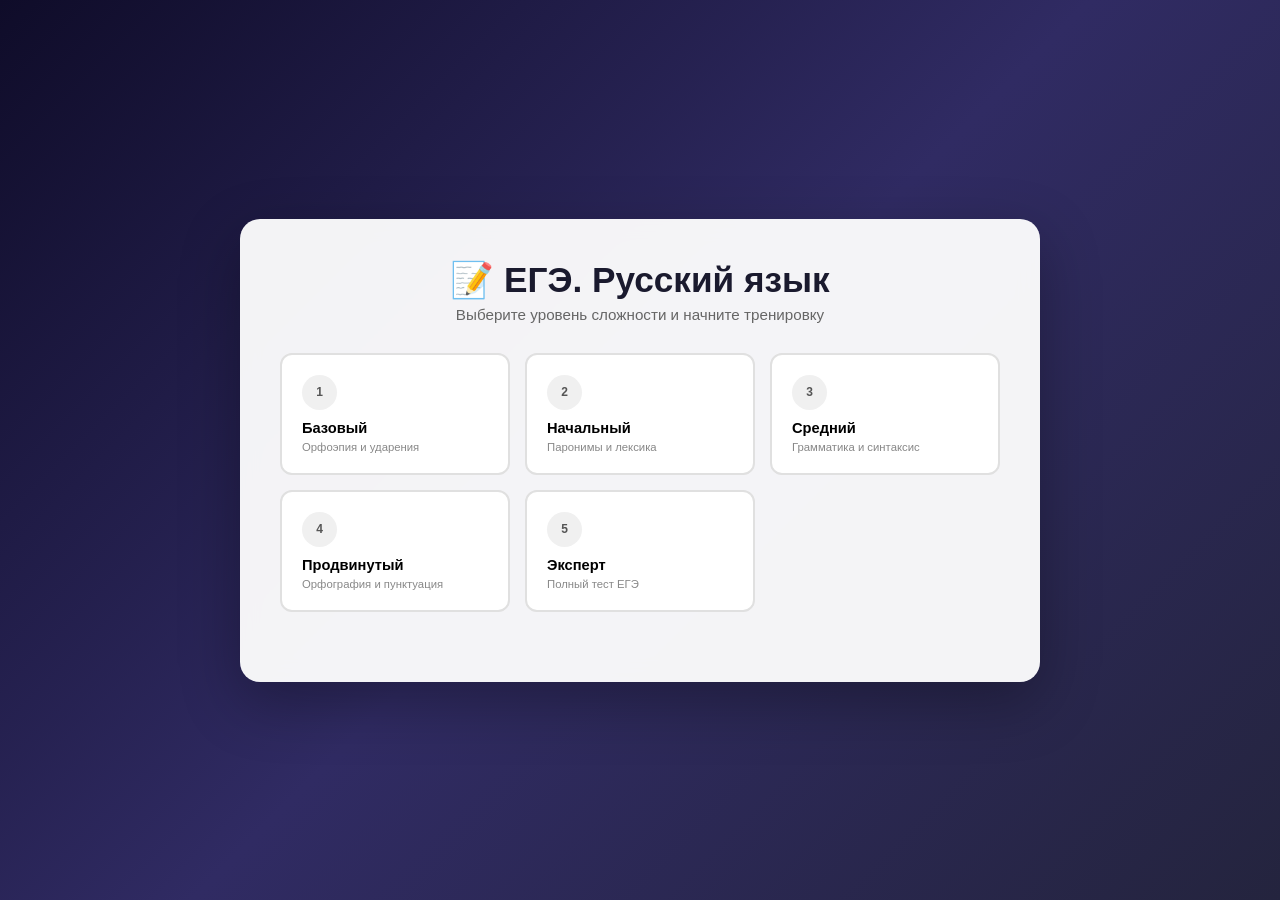
<file: index.html>
<!DOCTYPE html>
<html lang="ru">
<head>
  <meta charset="UTF-8">
  <meta name="viewport" content="width=device-width, initial-scale=1.0">
  <title>ЕГЭ Русский язык — тренажёр</title>
  <link rel="stylesheet" href="styles.css">
</head>
<body>
  <div class="container">
    <div class="card" id="app">
      <h1>📝 ЕГЭ. Русский язык</h1>
      <p class="subtitle">Выберите уровень сложности и начните тренировку</p>

      <!-- Level Selection -->
      <div id="levelSelection" class="level-selection">
        <div class="level-grid">
          <button class="level-btn" data-level="1">
            <div class="level-num">1</div>
            <div class="level-title">Базовый</div>
            <div class="level-desc">Орфоэпия и ударения</div>
          </button>
          <button class="level-btn" data-level="2">
            <div class="level-num">2</div>
            <div class="level-title">Начальный</div>
            <div class="level-desc">Паронимы и лексика</div>
          </button>
          <button class="level-btn" data-level="3">
            <div class="level-num">3</div>
            <div class="level-title">Средний</div>
            <div class="level-desc">Грамматика и синтаксис</div>
          </button>
          <button class="level-btn" data-level="4">
            <div class="level-num">4</div>
            <div class="level-title">Продвинутый</div>
            <div class="level-desc">Орфография и пунктуация</div>
          </button>
          <button class="level-btn" data-level="5">
            <div class="level-num">5</div>
            <div class="level-title">Эксперт</div>
            <div class="level-desc">Полный тест ЕГЭ</div>
          </button>
        </div>
      </div>

      <!-- Question Area -->
      <div id="questionArea" class="question-area">
        <div class="progress-bar">
          <div class="progress-fill" id="progressFill"></div>
        </div>
        <div class="question-header">
          <span id="questionCounter">Вопрос 1 из 5</span>
          <span id="levelTag" class="level-tag l1">Уровень 1</span>
        </div>
        <div class="question-text" id="questionText"></div>
        <div class="options" id="optionsContainer"></div>
        <div class="nav-buttons">
          <button class="btn btn-secondary" id="prevBtn" disabled>← Назад</button>
          <button class="btn btn-primary" id="nextBtn">Далее →</button>
          <button class="btn btn-success" id="finishBtn" style="display:none">Завершить</button>
        </div>
      </div>

      <!-- Result Screen -->
      <div id="resultScreen" class="result-screen">
        <div class="result-icon" id="resultIcon">🎉</div>
        <div class="result-title" id="resultTitle">Отличный результат!</div>
        <div class="result-score" id="resultScore">5/5</div>
        <div class="result-detail" id="resultDetail">Вы набрали 100%</div>
        <div class="result-stats">
          <div class="stat">
            <div class="stat-value" id="statCorrect">0</div>
            <div class="stat-label">Правильно</div>
          </div>
          <div class="stat">
            <div class="stat-value" id="statWrong">0</div>
            <div class="stat-label">Ошибки</div>
          </div>
          <div class="stat">
            <div class="stat-value" id="statPercent">0%</div>
            <div class="stat-label">Точность</div>
          </div>
        </div>
        <button class="btn btn-primary" id="restartBtn">Попробовать снова</button>
      </div>
    </div>
  </div>
  <script src="script.js"></script>
</body>
</html>
</file>
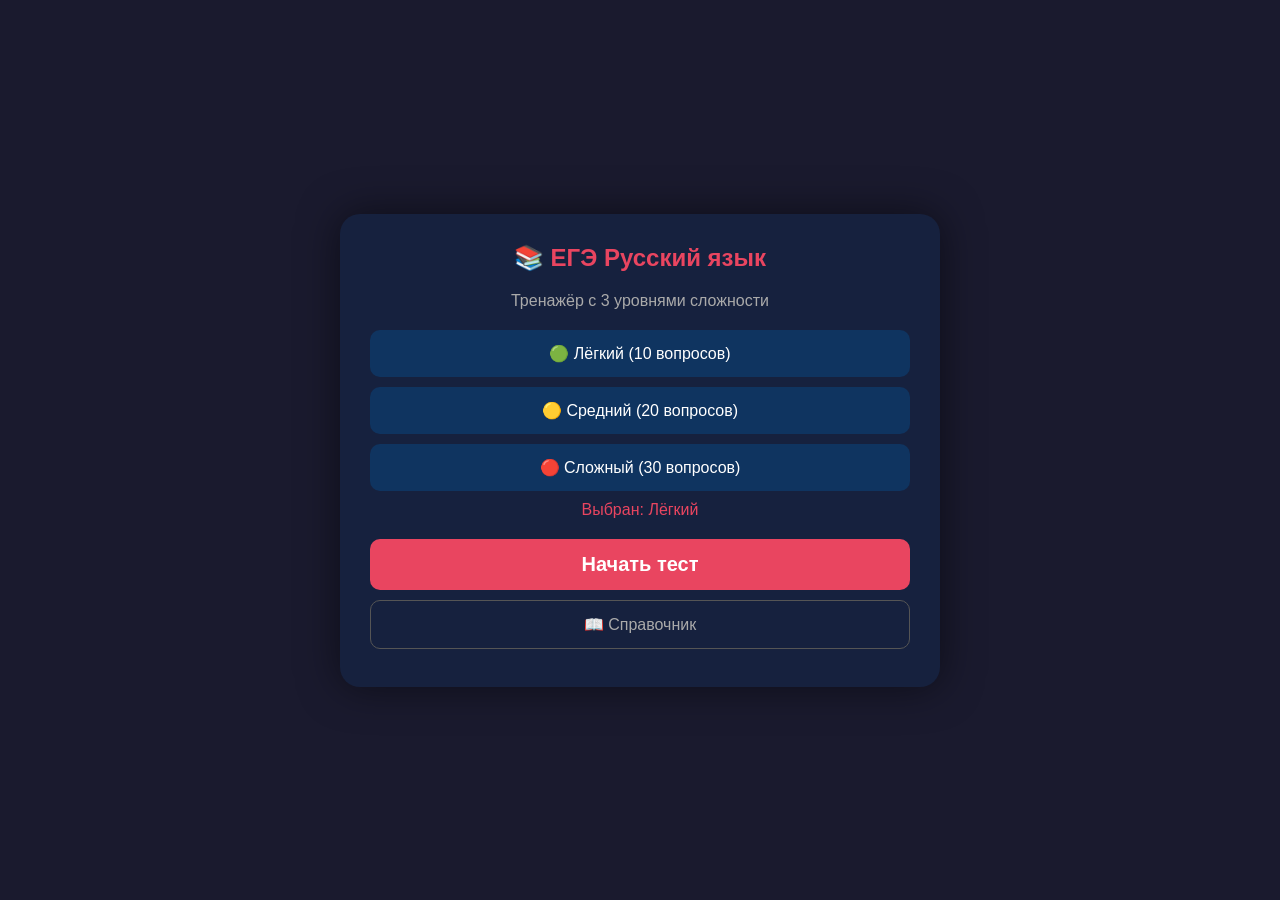
<file: ege.html>
<!DOCTYPE html>
<html lang="ru">
<head>
<meta charset="UTF-8">
<meta name="viewport" content="width=device-width, initial-scale=1.0">
<title>ЕГЭ Русский - Тренажёр</title>
<style>
* { margin: 0; padding: 0; box-sizing: border-box; }
body { font-family: 'Segoe UI', sans-serif; background: #1a1a2e; color: #fff; min-height: 100vh; display: flex; justify-content: center; align-items: center; }
.container { background: #16213e; padding: 30px; border-radius: 20px; width: 90%; max-width: 600px; box-shadow: 0 0 40px rgba(0,0,0,0.5); text-align: center; }
h1 { font-size: 24px; margin-bottom: 20px; color: #e94560; }
.btn { display: block; width: 100%; padding: 14px; margin: 8px 0; border: none; border-radius: 10px; font-size: 16px; cursor: pointer; transition: 0.3s; background: #0f3460; color: #fff; }
.btn:hover { transform: scale(1.02); filter: brightness(1.2); }
.btn:disabled { opacity: 0.5; cursor: not-allowed; transform: none; filter: none; }
.btn-answer { background: #1a1a40; text-align: left; padding: 12px 16px; }
.btn-answer:hover { background: #16213e; }
.btn-answer.correct { background: #27ae60; }
.btn-answer.wrong { background: #e74c3c; }
.btn-level { background: #0f3460; margin: 10px 0; }
.btn-level.active { background: #e94560; box-shadow: 0 0 20px rgba(233,69,96,0.4); }
.start-btn { background: #e94560; font-size: 20px; font-weight: bold; margin-top: 20px; }
.back-btn { background: transparent; border: 1px solid #555; color: #aaa; margin-top: 10px; }
.score-box { padding: 20px; }
.score-box h2 { font-size: 48px; color: #e94560; }
.progress { height: 6px; background: #0f3460; border-radius: 3px; margin: 15px 0; overflow: hidden; }
.progress-bar { height: 100%; background: #e94560; transition: width 0.3s; border-radius: 3px; }
.question-num { color: #aaa; margin-bottom: 15px; }
.question-text { font-size: 18px; margin-bottom: 20px; line-height: 1.5; }
.hidden { display: none; }
.info-page { text-align: left; }
.info-page h2 { color: #e94560; margin: 15px 0 10px; text-align: center; }
.info-page p { margin: 6px 0; padding: 5px 10px; background: #0f3460; border-radius: 6px; }
</style>
</head>
<body>
<div class="container" id="app">
  <div id="menu">
    <h1>📚 ЕГЭ Русский язык</h1>
    <p style="color:#aaa;margin-bottom:20px;">Тренажёр с 3 уровнями сложности</p>
    <button class="btn btn-level" data-level="easy" onclick="setLevel('easy')">🟢 Лёгкий (10 вопросов)</button>
    <button class="btn btn-level" data-level="medium" onclick="setLevel('medium')">🟡 Средний (20 вопросов)</button>
    <button class="btn btn-level" data-level="hard" onclick="setLevel('hard')">🔴 Сложный (30 вопросов)</button>
    <p style="margin:10px 0;color:#e94560;" id="levelDisplay">Выбран: Лёгкий</p>
    <button class="btn start-btn" onclick="startTest()">Начать тест</button>
    <button class="btn back-btn" onclick="showInfo()">📖 Справочник</button>
  </div>

  <div id="info" class="hidden">
    <h1>📖 Справочник</h1>
    <div class="info-page">
      <h2>Ударения</h2>
      <p>звон<strong>И</strong>т — догов<strong>О</strong>р — красив<strong>Е</strong>е</p>
      <p><strong>ТО</strong>рты — <strong>ША</strong>рфы — щав<strong>Е</strong>ль</p>
      <p><strong>ЧЕ</strong>рпать — эксп<strong>Е</strong>рт — балов<strong>А</strong>ть</p>
      <p>включ<strong>И</strong>т — <strong>ЖД</strong>ало — <strong>КЛ</strong>еить</p>
      <h2>Паронимы</h2>
      <p><strong>Абонент</strong> — тот, кто пользуется абонементом</p>
      <p><strong>Абонемент</strong> — право пользования</p>
      <p><strong>Дипломат</strong> — работник дипломатии</p>
      <p><strong>Дипломант</strong> — участник конкурса</p>
      <p><strong>Невежа</strong> — грубый человек</p>
      <p><strong>Невежда</strong> — малообразованный</p>
      <p><strong>Исполнительный</strong> — старательный</p>
      <p><strong>Исполнительский</strong> — относящийся к исполнению</p>
      <p><strong>Командированный</strong> — человек в командировке</p>
      <p><strong>Командировочный</strong> — документ на поездку</p>
    </div>
    <button class="btn back-btn" onclick="showMenu()">← Назад</button>
  </div>

  <div id="quiz" class="hidden">
    <div class="progress"><div class="progress-bar" id="progressBar"></div></div>
    <div class="question-num" id="questionNum"></div>
    <div class="question-text" id="questionText"></div>
    <div id="answers"></div>
    <div id="feedback" style="margin-top:15px;font-size:18px;"></div>
    <button class="btn back-btn hidden" id="nextBtn" onclick="nextQuestion()">→ Далее</button>
  </div>

  <div id="result" class="hidden">
    <div class="score-box">
      <h1>🏆 Результат</h1>
      <h2 id="scorePercent">0%</h2>
      <p id="scoreText" style="margin:10px 0;"></p>
      <p id="scoreDetail"></p>
      <button class="btn start-btn" onclick="showMenu()">← В меню</button>
    </div>
  </div>
</div>

<script>
const questions = [
  { q: 'В каком слове ударение падает на первый слог?', a: 'тОрты', variants: ['звонИт', 'тОрты', 'красивЕе', 'договОр'] },
  { q: 'Какой пароним означает "грубый, невоспитанный человек"?', a: 'Невежа', variants: ['Невежда', 'Невежа'] },
  { q: 'В каком слове верно выделена ударная гласная?', a: 'тОрты', variants: ['звОнит', 'красивЕе', 'тОрты', 'договОр'] },
  { q: 'Вставь пропущенную букву: аб...немент', a: 'О', variants: ['О', 'А'] },
  { q: '"Дипломат" — это:', a: 'Работник дипломатии', variants: ['Работник дипломатии', 'Участник конкурса', 'Документ', 'Грубый человек'] },
  { q: 'В каком слове ударение на последний слог?', a: 'щавЕль', variants: ['шАрфы', 'щавЕль', 'тОрты', 'чЕрпать'] },
  { q: '"Исполнительный" — это:', a: 'Старательный, ответственный', variants: ['Относящийся к исполнению', 'Старательный, ответственный'] },
  { q: 'Вставь букву: б...ловать', a: 'А', variants: ['А', 'О'] },
  { q: '"Командированный" — это:', a: 'Человек в командировке', variants: ['Человек в командировке', 'Документ на поездку'] },
  { q: 'В каком слове ударение на второй слог?', a: 'звонИт', variants: ['красивЕе', 'тОрты', 'звонИт', 'чЕрпать'] },
  { q: 'Найди ошибку в ударении:', a: 'клЕить', variants: ['звонИт', 'договОр', 'клЕить', 'щавЕль'] },
  { q: '"Абонент" — это:', a: 'Тот, кто пользуется абонементом', variants: ['Тот, кто пользуется абонементом', 'Право пользования'] },
  { q: 'В каком слове ударение на третий слог?', a: 'красивЕе', variants: ['тОрты', 'звонИт', 'щавЕль', 'красивЕе'] },
  { q: 'Вставь букву: эксп...рт', a: 'Е', variants: ['Е', 'И'] },
  { q: '"Невежда" — это:', a: 'Малообразованный человек', variants: ['Грубый человек', 'Малообразованный человек'] },
  { q: 'В каком слове буква "ё" под ударением?', a: 'свЁкла', variants: ['свЁкла', 'свЕкла'] },
  { q: 'Вставь окончание: диплом...нт конкурса', a: 'А', variants: ['А', 'О'] },
  { q: 'Где правильно поставлено ударение?', a: 'балУясь', variants: ['бАлуясь', 'балУясь'] },
  { q: '"Командировочный" — это:', a: 'Документ на поездку', variants: ['Человек в командировке', 'Документ на поездку'] },
  { q: 'В каком слове 2 слога?', a: 'шарфы', variants: ['шарфы', 'щавель', 'красивее', 'договор'] },
  { q: 'Найди верный вариант:', a: 'жалюзИ', variants: ['жАлюзи', 'жалюзИ'] },
  { q: 'Вставь букву: инж...нер', a: 'Е', variants: ['Е', 'И'] },
  { q: 'Где ударение на первый слог?', a: 'кУхонный', variants: ['кУхонный', 'кухОнный'] },
  { q: '"Исполнительский" — это:', a: 'Относящийся к исполнению', variants: ['Старательный', 'Относящийся к исполнению'] },
  { q: 'В каком слове ударение падает на "И"?', a: 'звонИт', variants: ['красИвее', 'звонИт', 'договОр', 'щавЕль'] },
  { q: 'Вставь букву: прив...легия', a: 'И', variants: ['Е', 'И'] },
  { q: 'Где все слова с правильным ударением?', a: 'тОрты, щавЕль', variants: ['тОрты, щавЕль', 'тОрты, щАвель', 'тортЫ, щавЕль', 'тортЫ, щАвель'] },
  { q: '"Абонемент" — это:', a: 'Право пользования', variants: ['Право пользования', 'Тот, кто пользуется'] },
  { q: 'Найди ошибку:', a: 'катАлог', variants: ['катАлог', 'диалОг', 'монолОг'] },
  { q: 'В каком слове ударение на второй слог?', a: 'красИвее', variants: ['крАсивее', 'красИвее'] },
  { q: 'Вставь окончание: в течени... дня', a: 'И', variants: ['Е', 'И'] },
  { q: '"Одеть" или "надеть"? Одеть можно:', a: 'кого-то', variants: ['кого-то', 'что-то', 'на себя'] },
  { q: 'В каком слове 3 слога?', a: 'договор', variants: ['шарф', 'договор', 'щавель', 'звонит'] },
  { q: 'Где нет ошибки?', a: 'их', variants: ['их', 'ихний', 'евоный'] },
  { q: 'Вставь букву: об...яние', a: 'А', variants: ['А', 'О'] },
];

let currentLevel = 'easy';
let totalQuestions = 10;
let currentQuestions = [];
let currentIndex = 0;
let correct = 0;
let answered = false;

function setLevel(level) {
  currentLevel = level;
  const map = { easy: 10, medium: 20, hard: 30 };
  totalQuestions = map[level];
  document.querySelectorAll('.btn-level').forEach(b => b.classList.remove('active'));
  document.querySelector(`[data-level="${level}"]`).classList.add('active');
  const names = { easy: 'Лёгкий', medium: 'Средний', hard: 'Сложный' };
  document.getElementById('levelDisplay').textContent = 'Выбран: ' + names[level];
}

function shuffle(arr) {
  for (let i = arr.length - 1; i > 0; i--) {
    const j = Math.floor(Math.random() * (i + 1));
    [arr[i], arr[j]] = [arr[j], arr[i]];
  }
  return arr;
}

function startTest() {
  currentQuestions = shuffle([...questions]).slice(0, totalQuestions);
  currentIndex = 0;
  correct = 0;
  document.getElementById('menu').classList.add('hidden');
  document.getElementById('quiz').classList.remove('hidden');
  document.getElementById('result').classList.add('hidden');
  showQuestion();
}

function showQuestion() {
  const q = currentQuestions[currentIndex];
  document.getElementById('questionNum').textContent = `Вопрос ${currentIndex + 1} из ${totalQuestions}`;
  document.getElementById('questionText').textContent = q.q;
  document.getElementById('feedback').textContent = '';
  document.getElementById('nextBtn').classList.add('hidden');
  answered = false;

  const bar = ((currentIndex) / totalQuestions) * 100;
  document.getElementById('progressBar').style.width = bar + '%';

  const container = document.getElementById('answers');
  container.innerHTML = '';
  const variants = shuffle([...q.variants]);
  variants.forEach(v => {
    const btn = document.createElement('button');
    btn.className = 'btn btn-answer';
    btn.textContent = v;
    btn.onclick = () => checkAnswer(btn, v, q.a);
    container.appendChild(btn);
  });
}

function checkAnswer(btn, selected, correctAnswer) {
  if (answered) return;
  answered = true;
  const buttons = document.querySelectorAll('.btn-answer');
  buttons.forEach(b => {
    b.disabled = true;
    if (b.textContent === correctAnswer) b.classList.add('correct');
  });
  if (selected === correctAnswer) {
    btn.classList.add('correct');
    correct++;
    document.getElementById('feedback').textContent = '✅ Правильно!';
    document.getElementById('feedback').style.color = '#27ae60';
  } else {
    btn.classList.add('wrong');
    document.getElementById('feedback').textContent = '❌ Неправильно! Правильный: ' + correctAnswer;
    document.getElementById('feedback').style.color = '#e74c3c';
  }
  if (currentIndex < totalQuestions - 1) {
    document.getElementById('nextBtn').classList.remove('hidden');
    document.getElementById('nextBtn').textContent = '→ Далее';
  } else {
    document.getElementById('nextBtn').classList.remove('hidden');
    document.getElementById('nextBtn').textContent = '🏁 Результат';
  }
}

function nextQuestion() {
  currentIndex++;
  if (currentIndex >= totalQuestions) {
    showResult();
  } else {
    showQuestion();
  }
}

function showResult() {
  document.getElementById('quiz').classList.add('hidden');
  document.getElementById('result').classList.remove('hidden');
  const pct = Math.round((correct / totalQuestions) * 100);
  document.getElementById('scorePercent').textContent = pct + '%';
  document.getElementById('scoreDetail').textContent = `${correct} из ${totalQuestions} правильных`;
  let txt = '';
  if (pct >= 90) txt = '🏅 Отлично! Ты готов к ЕГЭ!';
  else if (pct >= 70) txt = '👍 Хорошо! Нужно немного подтянуть.';
  else txt = '📚 Нужно больше тренироваться!';
  document.getElementById('scoreText').textContent = txt;
  document.getElementById('progressBar').style.width = '100%';
}

function showInfo() {
  document.getElementById('menu').classList.add('hidden');
  document.getElementById('info').classList.remove('hidden');
}

function showMenu() {
  document.getElementById('menu').classList.remove('hidden');
  document.getElementById('info').classList.add('hidden');
  document.getElementById('quiz').classList.add('hidden');
  document.getElementById('result').classList.add('hidden');
  document.getElementById('progressBar').style.width = '0%';
}
</script>
</body>
</html>
</file>
<file: styles.css>
* {
  margin: 0;
  padding: 0;
  box-sizing: border-box;
}

body {
  font-family: 'Segoe UI', Tahoma, Geneva, Verdana, sans-serif;
  background: linear-gradient(135deg, #0f0c29, #302b63, #24243e);
  min-height: 100vh;
  display: flex;
  justify-content: center;
  align-items: center;
  padding: 20px;
}

.container {
  width: 100%;
  max-width: 800px;
  margin: 0 auto;
}

.card {
  background: rgba(255, 255, 255, 0.95);
  border-radius: 20px;
  padding: 40px;
  box-shadow: 0 20px 60px rgba(0, 0, 0, 0.3);
  backdrop-filter: blur(10px);
}

h1 {
  text-align: center;
  color: #1a1a2e;
  font-size: 2.2em;
  margin-bottom: 5px;
}

.subtitle {
  text-align: center;
  color: #666;
  margin-bottom: 30px;
  font-size: 0.95em;
}

.level-grid {
  display: grid;
  grid-template-columns: repeat(auto-fit, minmax(200px, 1fr));
  gap: 15px;
  margin-bottom: 30px;
}

.level-btn {
  padding: 20px;
  border: 2px solid #e0e0e0;
  border-radius: 12px;
  background: #fff;
  cursor: pointer;
  transition: all 0.3s ease;
  text-align: left;
}

.level-btn:hover {
  transform: translateY(-3px);
  box-shadow: 0 8px 25px rgba(0, 0, 0, 0.1);
}

.level-btn.active {
  border-color: #667eea;
  background: linear-gradient(135deg, #667eea, #764ba2);
  color: #fff;
}

.level-btn.active .level-desc {
  color: rgba(255, 255, 255, 0.8);
}

.level-btn.active .level-num {
  background: rgba(255, 255, 255, 0.2);
  color: #fff;
}

.level-num {
  width: 35px;
  height: 35px;
  border-radius: 50%;
  background: #f0f0f0;
  display: flex;
  align-items: center;
  justify-content: center;
  font-weight: 700;
  font-size: 0.9em;
  margin-bottom: 10px;
  color: #555;
}

.level-title {
  font-weight: 600;
  font-size: 1.1em;
  margin-bottom: 5px;
}

.level-desc {
  font-size: 0.85em;
  color: #888;
}

.question-area {
  display: none;
}

.question-area.active {
  display: block;
}

.progress-bar {
  width: 100%;
  height: 8px;
  background: #e0e0e0;
  border-radius: 4px;
  margin-bottom: 25px;
  overflow: hidden;
}

.progress-fill {
  height: 100%;
  background: linear-gradient(90deg, #667eea, #764ba2);
  border-radius: 4px;
  transition: width 0.4s ease;
  width: 0%;
}

.question-header {
  display: flex;
  justify-content: space-between;
  align-items: center;
  margin-bottom: 20px;
  color: #666;
  font-size: 0.9em;
}

.question-text {
  font-size: 1.15em;
  color: #1a1a2e;
  margin-bottom: 25px;
  line-height: 1.6;
}

.question-text strong {
  color: #302b63;
}

.options {
  display: flex;
  flex-direction: column;
  gap: 12px;
  margin-bottom: 25px;
}

.option {
  padding: 14px 18px;
  border: 2px solid #e0e0e0;
  border-radius: 10px;
  cursor: pointer;
  transition: all 0.2s ease;
  font-size: 1em;
  background: #fff;
  color: #333;
  text-align: left;
}

.option:hover {
  border-color: #667eea;
  background: #f8f7ff;
}

.option.selected {
  border-color: #667eea;
  background: #667eea;
  color: #fff;
}

.option.correct {
  border-color: #2ecc71;
  background: #2ecc71;
  color: #fff;
}

.option.wrong {
  border-color: #e74c3c;
  background: #e74c3c;
  color: #fff;
}

.option.disabled {
  pointer-events: none;
}

.nav-buttons {
  display: flex;
  justify-content: space-between;
  gap: 15px;
}

.btn {
  padding: 12px 30px;
  border: none;
  border-radius: 10px;
  font-size: 1em;
  font-weight: 600;
  cursor: pointer;
  transition: all 0.3s ease;
}

.btn-primary {
  background: linear-gradient(135deg, #667eea, #764ba2);
  color: #fff;
}

.btn-primary:hover {
  transform: translateY(-2px);
  box-shadow: 0 8px 25px rgba(102, 126, 234, 0.4);
}

.btn-secondary {
  background: #e0e0e0;
  color: #555;
}

.btn-secondary:hover {
  background: #d0d0d0;
}

.btn-success {
  background: linear-gradient(135deg, #2ecc71, #27ae60);
  color: #fff;
}

.btn-success:hover {
  transform: translateY(-2px);
  box-shadow: 0 8px 25px rgba(46, 204, 113, 0.4);
}

.btn:disabled {
  opacity: 0.5;
  cursor: not-allowed;
  transform: none !important;
}

.result-screen {
  display: none;
  text-align: center;
}

.result-screen.active {
  display: block;
}

.result-icon {
  font-size: 4em;
  margin-bottom: 15px;
}

.result-title {
  font-size: 1.8em;
  color: #1a1a2e;
  margin-bottom: 10px;
}

.result-score {
  font-size: 3em;
  font-weight: 700;
  background: linear-gradient(135deg, #667eea, #764ba2);
  -webkit-background-clip: text;
  -webkit-text-fill-color: transparent;
  background-clip: text;
  margin-bottom: 10px;
}

.result-detail {
  color: #666;
  margin-bottom: 25px;
  font-size: 1.1em;
}

.result-stats {
  display: flex;
  justify-content: center;
  gap: 40px;
  margin-bottom: 30px;
}

.stat {
  display: flex;
  flex-direction: column;
  align-items: center;
}

.stat-value {
  font-size: 1.8em;
  font-weight: 700;
  color: #1a1a2e;
}

.stat-label {
  font-size: 0.85em;
  color: #888;
  margin-top: 5px;
}

.level-tag {
  display: inline-block;
  padding: 4px 12px;
  border-radius: 20px;
  font-size: 0.8em;
  font-weight: 600;
  margin-bottom: 15px;
}

.level-tag.l1 { background: #e8f5e9; color: #2e7d32; }
.level-tag.l2 { background: #e3f2fd; color: #1565c0; }
.level-tag.l3 { background: #fff3e0; color: #e65100; }
.level-tag.l4 { background: #fce4ec; color: #c62828; }
.level-tag.l5 { background: #f3e5f5; color: #6a1b9a; }

.info-text {
  text-align: center;
  color: #888;
  font-size: 0.9em;
  margin-top: 20px;
  padding: 15px;
  background: #f8f7ff;
  border-radius: 10px;
}
</file>
